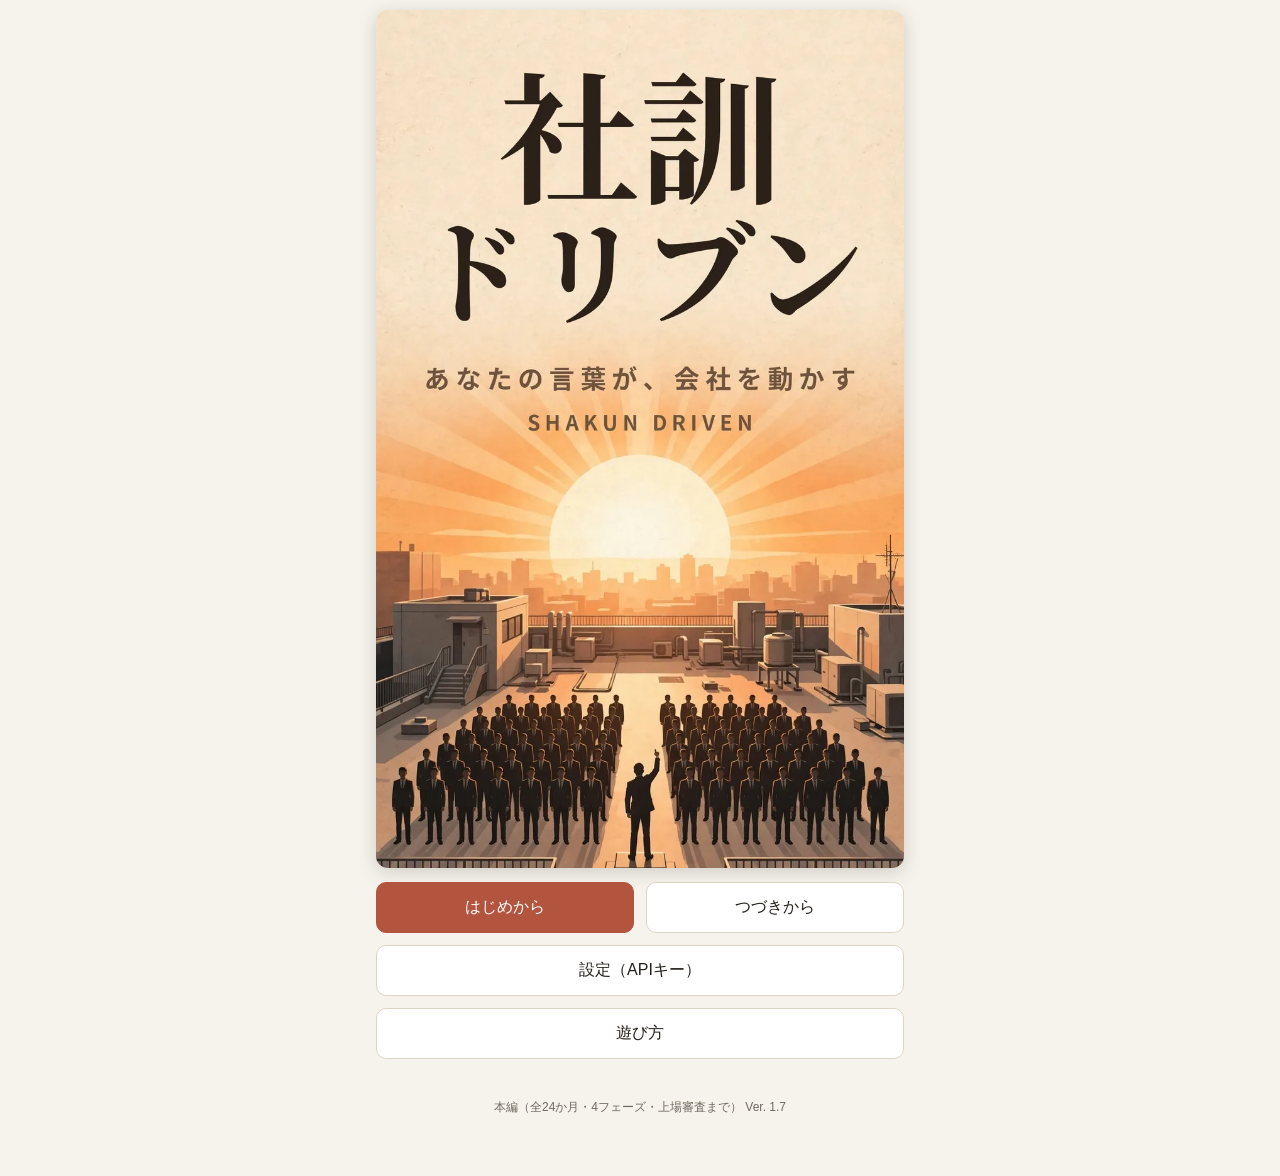
<file: index.html>
<!DOCTYPE html>
<html lang="ja">
<head>
<meta charset="UTF-8">
<meta name="viewport" content="width=device-width, initial-scale=1, viewport-fit=cover">
<title>社訓ドリブン</title>
<link rel="stylesheet" href="css/style.css?v=20261102.38">
</head>
<body>

<!-- タイトル画面 -->
<section id="screen-title" class="screen active">
  <div class="title-block">
    <h1 class="sr-only">社訓ドリブン</h1>
    <div class="title-art-wrap"><img id="title-art" alt="社訓ドリブン ― 屋上の朝礼と日の出"></div>
  </div>
  <div class="menu" id="menu-main">
    <button id="btn-new" class="primary">はじめから</button>
    <button id="btn-continue" class="secondary">つづきから</button>
  </div>
  <div id="mode-select" class="mode-select hidden">
    <div class="mode-row">
      <button data-mode="black" class="mode-btn mode-black"><strong>ブラックモード</strong><small>企業価値だけを追う。社員の状態は見えない</small></button>
      <button data-mode="white" class="mode-btn mode-white"><strong>ホワイトモード</strong><small>健全さも評価される。全指標が見える</small></button>
    </div>
    <button id="btn-mode-back" class="mini-link">もどる</button>
  </div>
  <div class="menu-single">
    <button id="btn-settings" class="secondary">設定（APIキー）</button>
  </div>
  <div class="menu-single">
    <a class="btn-link" href="howto.html">遊び方</a>
  </div>
  <p class="footnote">本編（全24か月・4フェーズ・上場審査まで） Ver. 1.7</p>
</section>

<!-- 設定画面 -->
<section id="screen-settings" class="screen">
  <h2>設定</h2>
  <label class="field">
    <span>Gemini APIキー（BYOK）</span>
    <input id="input-apikey" type="password" autocomplete="off" placeholder="キーを入力">
  </label>
  <p class="note">キーはこの端末のブラウザ内にのみ保存され、送信先はGoogleの公式APIだけです。</p>
  <div class="row">
    <button id="btn-save-key" class="primary">保存する</button>
    <button id="btn-test-key" class="secondary">接続テスト</button>
  </div>
  <div class="row">
    <button id="btn-probe" class="secondary">生成テスト（使えるモデルを実測）</button>
  </div>
  <p class="note">生成テストは候補モデルへ最小のリクエストを数回だけ送り、役割ごとに実際に生成できるモデルを確定します。キーを変えたらやり直してください。</p>
  <p id="test-result" class="note"></p>
  <p class="note">LLM呼び出し回数（累計）：<span id="call-count">0</span> 回</p>
  <label class="field">
    <span>効果音</span>
    <select id="input-sound">
      <option value="on">ON（効果音あり）</option>
      <option value="off">OFF（無音）</option>
    </select>
  </label>
  <div class="row">
    <button id="btn-reset" class="danger">データを初期化</button>
    <button id="btn-back-from-settings" class="secondary">もどる</button>
  </div>
</section>

<!-- 社長室（メイン画面の骨格） -->
<section id="screen-office" class="screen">
  <div class="mode-banner"><span id="st-mode">-</span>モードでプレイ中</div>
  <div id="goal-panel" class="goal-panel">
    <div class="goal-final">最終目標：上場審査をクリアする</div>
    <div class="goal-head"><strong><span id="st-phase">創業期</span>の目標：<span id="goal-phase-target">今期の売上を達成する</span></strong><span id="goal-progress-label"></span></div>
    <div class="goal-segs" id="goal-segs"></div>
  </div>
  <header class="status-bar dash-panel">
    <div class="dash-row dash-row-top">
      <span class="dash-funds-label" data-icon="funds">資金</span>
      <span class="dash-funds"><strong id="st-funds">-</strong><small>万円</small></span>
    </div>
    <div class="gauge"><div class="gauge-fill" id="funds-gauge-fill"></div></div>
    <p class="gauge-caption" id="funds-gauge-caption"></p>
    <div class="dash-grid">
      <div class="dash-cell"><span class="dash-cell-label" data-icon="staff">社員</span><span class="dash-cell-value"><strong id="st-employees">0</strong>人</span><span class="dash-cell-caption" id="st-staff-caption"></span></div>
      <div class="dash-cell"><span class="dash-cell-label" data-icon="rep">評判</span><span class="dash-cell-value"><strong id="st-rep">50</strong><small id="st-rep-word"></small></span><span class="gauge mini"><span class="gauge-fill" id="rep-gauge-fill"></span><span class="gauge-tick" style="left:60%"></span></span><span class="dash-cell-caption">良好の目安 60</span></div>
      <div class="dash-cell"><span class="dash-cell-label" data-icon="faith">平均信仰度</span><span class="dash-cell-value"><strong id="st-faith">-</strong></span><span class="gauge mini"><span class="gauge-fill" id="faith-gauge-fill"></span><span class="gauge-tick" style="left:55%"></span></span><span class="dash-cell-caption" id="faith-gauge-caption"></span></div>
      <div class="dash-cell" id="st-risk-wrap"><span class="dash-cell-label" data-icon="risk">告発リスク</span><span class="dash-cell-value"><strong id="st-risk">-</strong><small id="st-risk-word"></small></span><span class="gauge mini"><span class="gauge-fill risk" id="risk-gauge-fill"></span><span class="gauge-tick" style="left:20%"></span></span><span class="dash-cell-caption">安全の目安 20未満</span></div>
    </div>
  </header>
  <p id="funds-note" class="note funds-note"></p>
  <div class="office-body">
    <div id="guide-panel" class="guide-panel hidden">
      <div class="goal-head"><strong>はじめの進め方</strong><button id="btn-guide-close" class="mini">閉じる</button></div>
      <ol id="guide-steps"></ol>
      <p class="goal-rules">進み方：各期の売上目標を達成すると次の期へ進みます（全24か月）／クリア：上場審査をクリアする／敗北：資金が尽きる・社員が全員辞める</p>
    </div>
    <h3>社訓台帳</h3>
    <p id="ledger-summary" class="note"></p>
    <div class="row">
      
      <button id="btn-to-ledger" class="primary" data-icon="ledger">社訓・台帳</button>
    </div>
    <h3>社員</h3>
    <div id="emp-list"></div>
    <div class="row">
      <button id="btn-hire" class="secondary">採用する（今月の候補）</button>
      <button id="btn-interview" class="secondary" data-icon="talk">1 on 1をする</button>
    </div>
    <div class="row">
      <button id="btn-advance" class="primary" data-icon="advance">月を進める</button>
      <button id="btn-result" class="secondary hidden">結果を見る</button>
      <button id="btn-loan" class="secondary hidden" data-icon="loan">融資審査を受ける</button>
    </div>
    <p id="office-note" class="note"></p>
    <h3>月報</h3>
    <div id="report-masthead" class="report-masthead hidden"></div>
    <img id="report-art" class="scene-art report-art hidden" alt="">
    <div id="report-highlights" class="report-highlights hidden"></div>
    <p id="report-diff" class="report-diff hidden"></p>
    <pre id="week-report" class="preview">まだ月を進めていません。社訓を整えてから「月を進める」を押してください。</pre>
    <section id="report-record" class="report-record hidden">
      <h4 class="record-title">今月の記録</h4>
      <div id="record-grid" class="record-grid"></div>
      <div id="record-phase" class="record-phase"></div>
      <div id="record-ranks" class="record-ranks"></div>
      <ul id="record-events" class="record-events"></ul>
    </section>
    <div id="report-honne" class="report-honne hidden"><span class="honne-label">社員の本音</span><span id="report-honne-text"></span></div>
    <div id="report-mood" class="mood-strip hidden"></div>
  </div>
  <div class="row">
    <button id="btn-back-from-office" class="secondary">タイトルへ</button>
  </div>
</section>

<!-- 社訓エディタ -->
<section id="screen-editor" class="screen">
  <h2>社訓エディタ</h2>
  <p class="note">社訓・就業規則・経営方針を自由文で書いてください。AIが構造化し、社員がどう動くかをプレビューします。効果は5項目（売上向上／体力向上／信仰向上／評判向上／規律強化）に付きます。</p>
  <label class="field">
    <span>社訓・ルール（自由文、60字まで）</span>
    <textarea id="ed-text" rows="3" maxlength="60" placeholder="例：お客様は神様である／会議は15分まで"></textarea>
  </label>
  <p id="ed-charcount" class="note">0字（効果の合計上限 1）― 長く具体的に書くほど、付けられる効果の合計が増えます（10字ごとに+1、最大6）</p>
  <div class="ed-examples">
    <span class="note">書き方の例（タップで入力できます）：</span>
    <button class="ex-chip" data-ex="顧客からの問い合わせには、当日中に必ず返信すること">顧客絶対の例</button>
    <button class="ex-chip" data-ex="金曜日はノー残業デーとし、全員定時で退社すること">福利厚生の例</button>
    <button class="ex-chip" data-ex="新しい挑戦は失敗しても咎めない。まず試すことを評価する">挑戦奨励の例</button>
  </div>
  <div class="row">
    <button id="btn-extract" class="primary">構造化してプレビュー</button>
  </div>
  <p id="ed-status" class="note"></p>
  <div id="ed-preview-wrap" class="hidden">
    <h3>構造化結果</h3>
    <pre id="ed-fields" class="preview"></pre>
    <h3>解釈プレビュー</h3>
    <pre id="ed-preview" class="preview"></pre>
    <div id="ed-swap-wrap" class="hidden">
      <p class="note">有効な社訓は3つまでです。入れ替える場合は、廃止する社訓を選んでください（入れ替えは月1回まで、そのたび全員の信仰度が−3されます）。</p>
      <label class="field"><span>入れ替えで廃止する社訓</span><select id="ed-swap-target"></select></label>
    </div>
    <div class="row">
      <button id="btn-register" class="primary">この内容で台帳に登録</button>
    </div>
  </div>

  <div class="row">
    <button id="btn-back-from-editor" class="secondary">台帳へもどる</button>
  </div>
</section>

<!-- 台帳ビューア -->
<section id="screen-ledger" class="screen">
  <h2>社訓台帳</h2>
  <h3>いま会社に効いている力</h3>
  <p id="lg-count" class="note"></p>
  <div id="lg-tags"></div>
  <h3>登録ルール</h3>
  <div id="lg-list"></div>
  <div class="row">
    <button id="btn-lg-to-editor" class="primary">＋ 新しい社訓を書く</button>
    <button id="btn-back-from-ledger" class="secondary">社長室へもどる</button>
  </div>
</section>

<!-- イベント -->
<section id="screen-event" class="screen">
  <h2 id="ev-title">イベント</h2>
  <p id="ev-hype" class="ev-hype hidden"></p>
  <p id="ev-category" class="note"></p>
  <img id="ev-art" class="scene-art ev-art hidden" alt="">
  <p id="ev-body"></p>
  <p id="ev-hint" class="note"></p>
  <div id="ev-action-wrap">
    <label class="field">
      <span>対応の社長命令（自由文）</span>
      <textarea id="ev-response" rows="3" placeholder="どう対応するか、社長として一言"></textarea>
    </label>
    <div class="row">
      <button id="btn-ev-respond" class="primary">社長命令を出す</button>
      <button id="btn-ev-ignore" class="secondary">静観する</button>
    </div>
    <p class="note">静観は正式な選択肢です。被害は出ますが、余計なリスクは増えません。</p>
    <div class="row">
      <button id="btn-ev-back" class="secondary">社長室へ戻る（対応は後でもできます）</button>
    </div>
  </div>
  <div id="ev-result-wrap" class="hidden">
    <pre id="ev-result" class="preview"></pre>
    <div class="row">
      <button id="btn-ev-done" class="primary">月報へ</button>
    </div>
  </div>
</section>

<!-- 融資審査 -->
<section id="screen-loan" class="screen">
  <h2>融資審査（初回）</h2>
  <p>銀行と公庫の担当者が、事業計画としての社訓台帳と、ここまでの実績を審査します。資金と社員の状態が、そのまま信用になります。</p>
  <div id="loan-intro">
    <h3>審査の目安と現在の状態</h3>
    <div id="loan-precheck"></div>
    <p class="note">スコア60以上で優遇条件（2,150万円・金利1.5%）、40以上で通常条件（1,500万円・金利2.5%）、40未満は不合格です。</p>
    <div class="row">
      <button id="btn-loan-apply" class="primary">審査を受ける</button>
      <button id="btn-loan-back" class="secondary">社長室へ戻る</button>
    </div>
  </div>
  <div id="loan-result-wrap" class="hidden">
    <div id="loan-stamp" class="decision-stamp hidden"></div>
    <div id="loan-detail"></div>
    <pre id="loan-result" class="preview"></pre>
    <div class="row">
      <button id="btn-loan-done" class="primary">月報へ</button>
    </div>
  </div>
</section>


<!-- 上場審査 -->
<section id="screen-listing" class="screen">
  <h2>上場審査</h2>
  <p>証券取引所の審査担当が、財務・組織・評判・コンプライアンスを総合的に審査します。ここまでの経営の集大成です。</p>
  <div id="listing-intro">
    <h3>審査の目安と現在の状態</h3>
    <div id="listing-precheck"></div>
    <p class="note">スコア60以上で合格（上場）です。</p>
    <div class="row">
      <button id="btn-listing-apply" class="primary">審査を受ける</button>
    </div>
  </div>
  <div id="listing-result-wrap" class="hidden">
    <div id="listing-detail"></div>
    <pre id="listing-result" class="preview"></pre>
    <div class="row">
      <button id="btn-listing-done" class="primary">結果へ</button>
    </div>
  </div>
</section>

<!-- 面談 -->
<section id="screen-hire" class="screen">
  <h2>採用</h2>
  <p id="hire-note" class="note"></p>
  <div id="hire-list"></div>
  <button id="btn-hire-back">社長室へ戻る</button>
</section>

<section id="screen-interview" class="screen">
  <h2>1 on 1</h2>
  <p class="note">月に1回だけ、社員を1人選んでじっくり話せます（最大5往復）。言葉次第では、相手の心が限界を迎えて会話が打ち切られることもあります。</p>
  <div id="iv-picker"></div>
  <div id="iv-main" class="hidden">
    <img id="iv-portrait" class="iv-portrait hidden" alt="">
    <p id="iv-who" class="note"></p>
    <p id="iv-emp-info" class="note"></p>
    <p id="iv-turns" class="note"></p>
    <div id="iv-log" class="chat-log"></div>
    <div id="iv-action-wrap">
      <label class="field">
        <span>社長の発言（自由文）</span>
        <textarea id="iv-response" rows="3" placeholder="相手にどう声をかけますか"></textarea>
      </label>
      <div class="row">
        <button id="btn-iv-send" class="primary">話す</button>
        <button id="btn-iv-end" class="secondary">ここで終了する</button>
      </div>
    </div>
    <div id="iv-result-wrap" class="hidden">
      <pre id="iv-result" class="preview"></pre>
      <div class="row">
        <button id="btn-iv-done" class="primary">社長室へ</button>
      </div>
    </div>
  </div>
  <div class="row">
    <button id="btn-iv-back" class="secondary">社長室へ戻る</button>
  </div>
</section>

<!-- フェーズ結果 -->
<section id="screen-result" class="screen">
  <h2 id="result-title">結果</h2>
  <pre id="result-summary" class="preview"></pre>
  <p class="note">おつかれさまでした。もう一度遊ぶときは、タイトル画面から「はじめから」を選んでください。</p>
  <div class="row">
    <button id="btn-result-to-title" class="primary">タイトルへ</button>
  </div>
</section>

<div id="phase-overlay" class="phase-overlay hidden"><div class="phase-overlay-inner"><span id="phase-overlay-sub" class="phase-overlay-sub">新たな期へ</span><span id="phase-overlay-name" class="phase-overlay-name">組織化期</span><span id="phase-overlay-bits" class="phase-overlay-bits"></span></div></div>

<script type="module" src="js/app.js?v=20261102.38"></script>
</body>
</html>
</file>
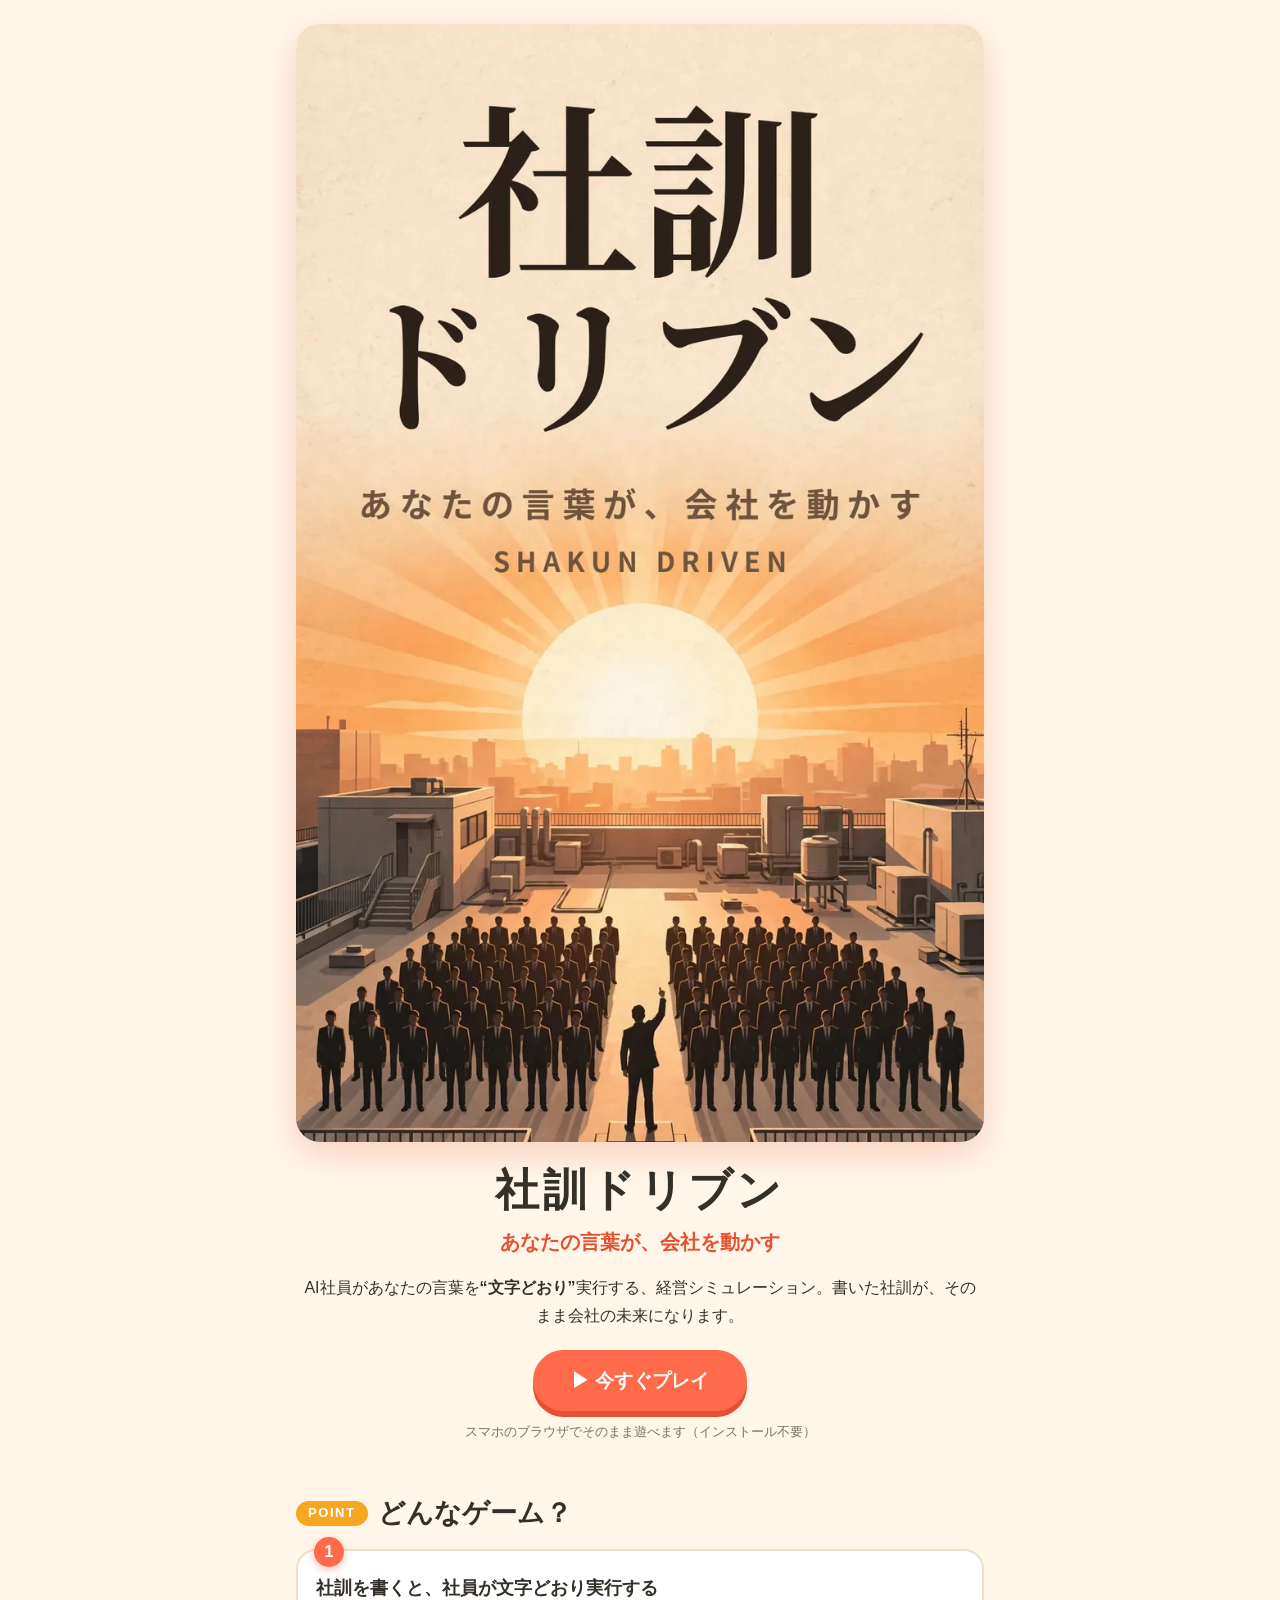
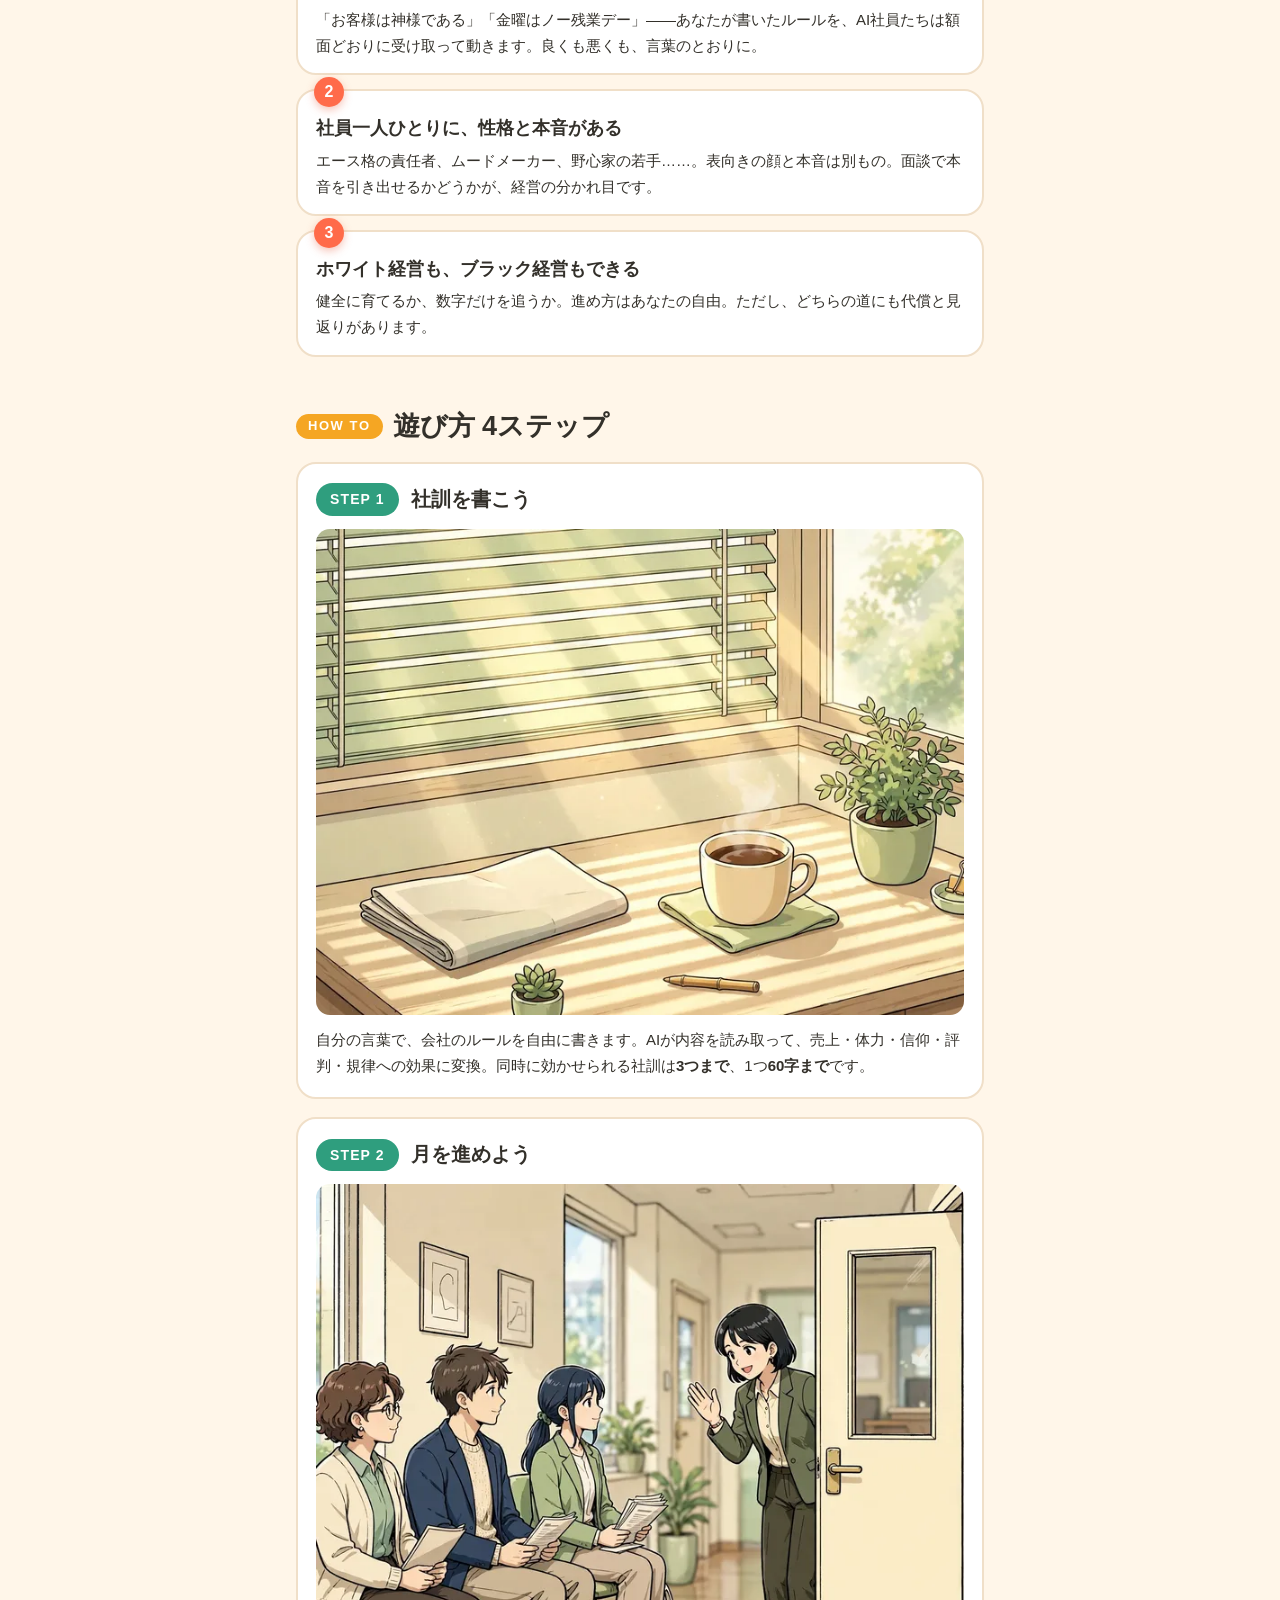
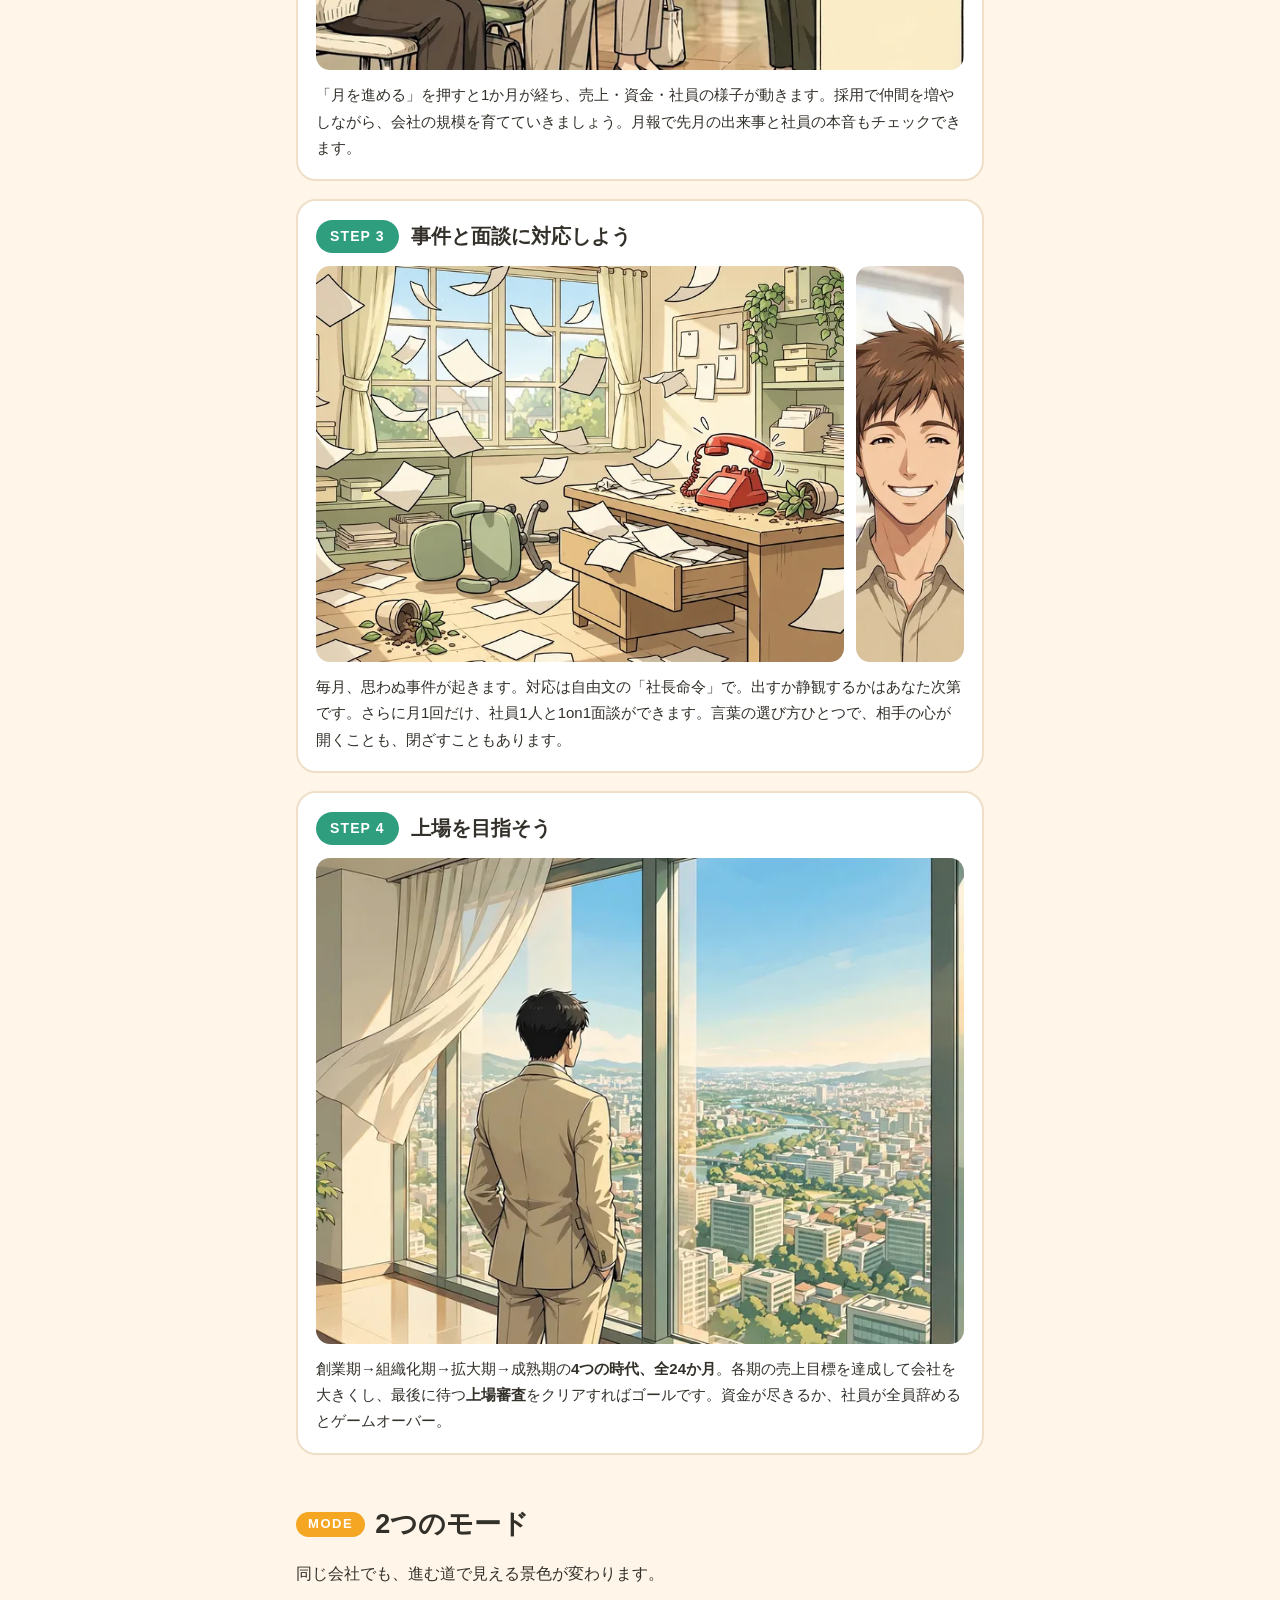
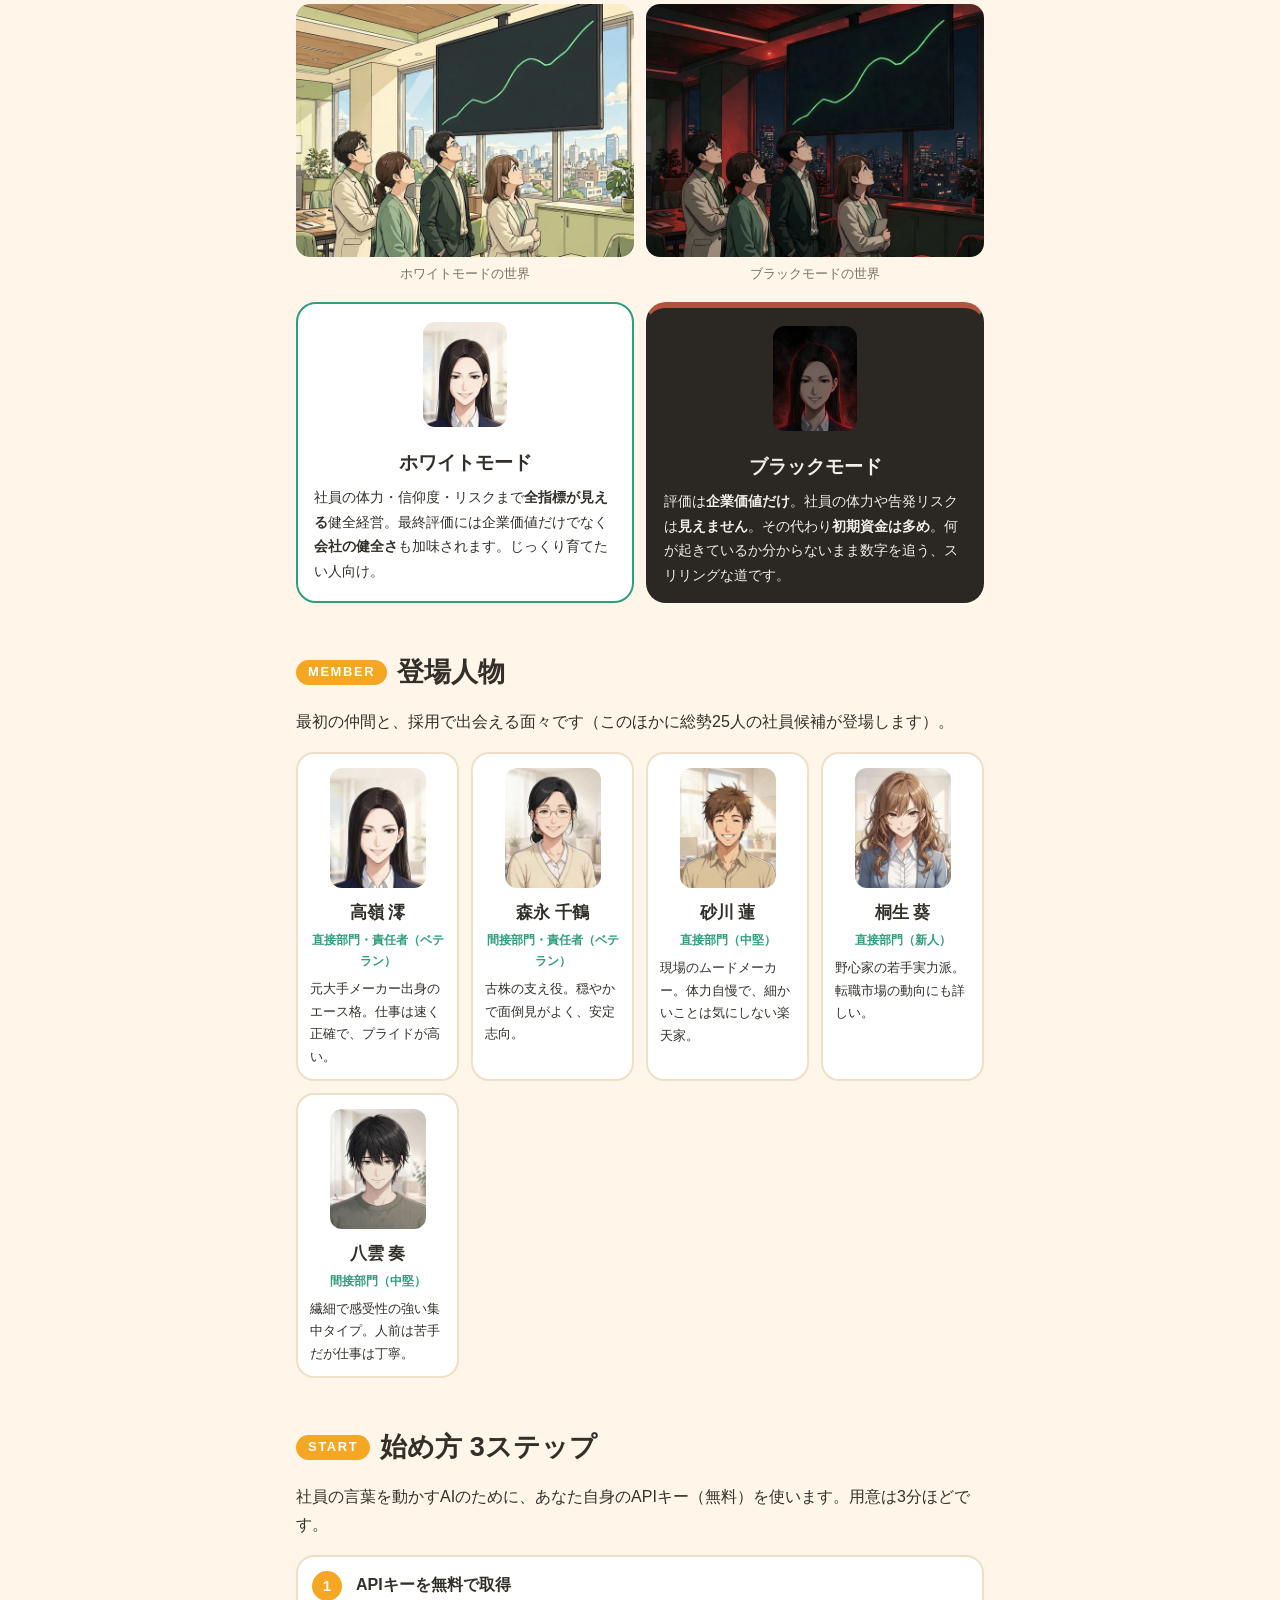
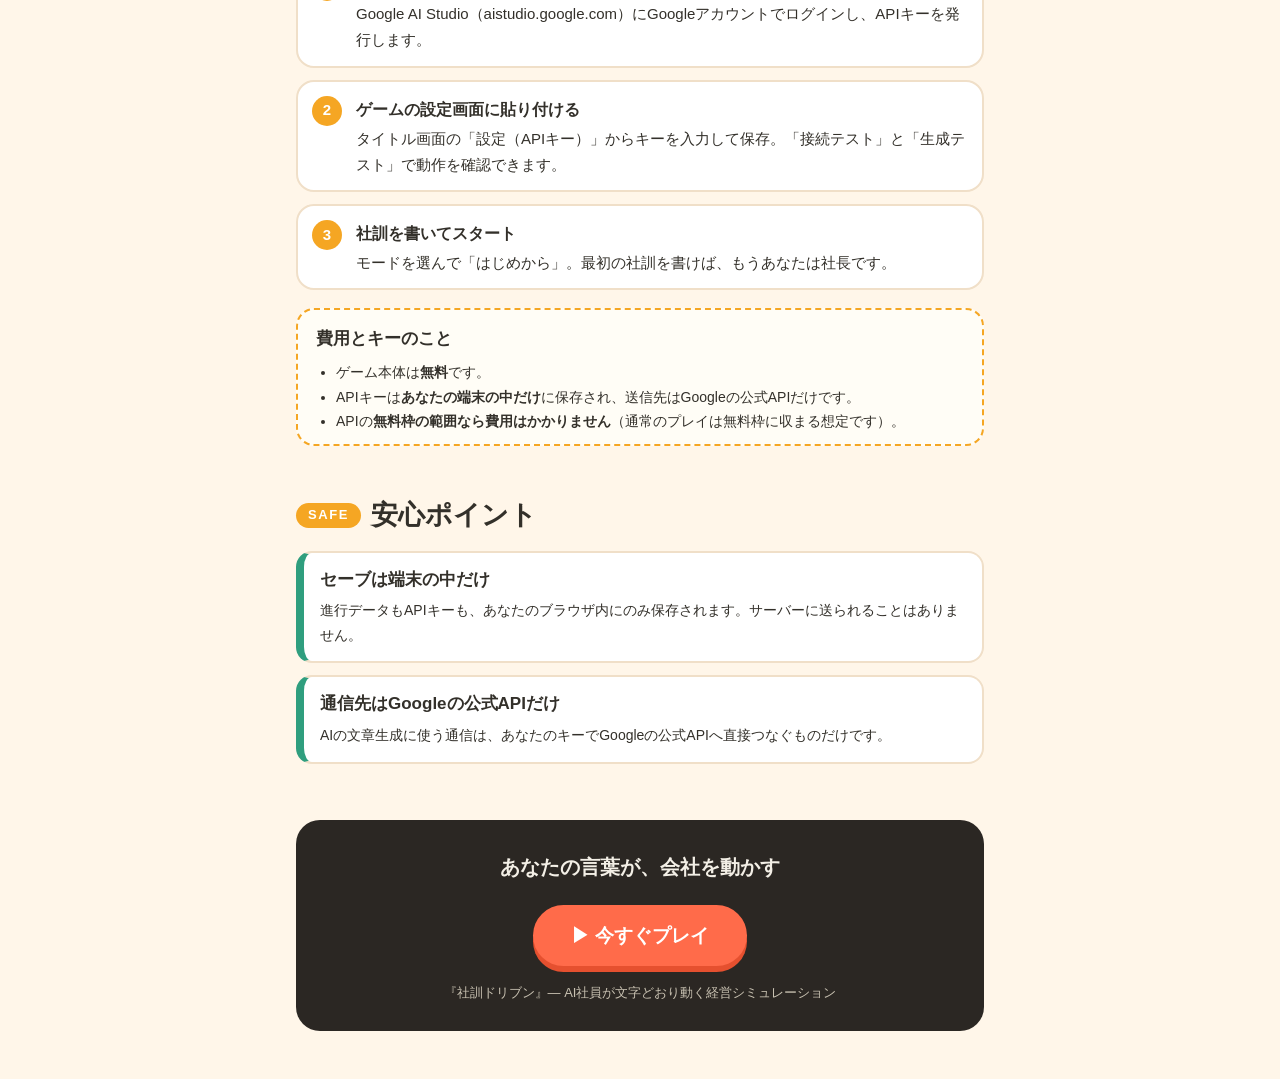
<file: howto.html>
<!DOCTYPE html>
<html lang="ja">
<head>
<meta charset="UTF-8">
<meta name="viewport" content="width=device-width, initial-scale=1, viewport-fit=cover">
<title>遊び方｜社訓ドリブン</title>
<link rel="stylesheet" href="css/howto.css?v=20261102.38">
</head>
<body>
<div class="wrap">

  <!-- ヒーロー -->
  <header class="hero">
    <img id="hero-art" class="hero-art" alt="社訓ドリブン ― 屋上の朝礼と日の出">
    <h1 class="hero-title">社訓ドリブン</h1>
    <p class="hero-catch">あなたの言葉が、会社を動かす</p>
    <p class="hero-lead">AI社員があなたの言葉を<strong>“文字どおり”</strong>実行する、経営シミュレーション。書いた社訓が、そのまま会社の未来になります。</p>
    <a class="cta" href="./">▶ 今すぐプレイ</a>
    <p class="hero-note">スマホのブラウザでそのまま遊べます（インストール不要）</p>
  </header>

  <!-- どんなゲーム？ -->
  <section class="sec">
    <h2 class="sec-title"><span class="sec-badge">POINT</span>どんなゲーム？</h2>
    <div class="points">
      <div class="point-card">
        <div class="point-num">1</div>
        <h3>社訓を書くと、社員が文字どおり実行する</h3>
        <p>「お客様は神様である」「金曜はノー残業デー」――あなたが書いたルールを、AI社員たちは額面どおりに受け取って動きます。良くも悪くも、言葉のとおりに。</p>
      </div>
      <div class="point-card">
        <div class="point-num">2</div>
        <h3>社員一人ひとりに、性格と本音がある</h3>
        <p>エース格の責任者、ムードメーカー、野心家の若手……。表向きの顔と本音は別もの。面談で本音を引き出せるかどうかが、経営の分かれ目です。</p>
      </div>
      <div class="point-card">
        <div class="point-num">3</div>
        <h3>ホワイト経営も、ブラック経営もできる</h3>
        <p>健全に育てるか、数字だけを追うか。進め方はあなたの自由。ただし、どちらの道にも代償と見返りがあります。</p>
      </div>
    </div>
  </section>

  <!-- 遊び方 -->
  <section class="sec">
    <h2 class="sec-title"><span class="sec-badge">HOW TO</span>遊び方 4ステップ</h2>

    <div class="step-card">
      <div class="step-head"><span class="step-badge">STEP 1</span><h3>社訓を書こう</h3></div>
      <img id="step1-art" class="step-art" alt="社内報のイラスト">
      <p>自分の言葉で、会社のルールを自由に書きます。AIが内容を読み取って、売上・体力・信仰・評判・規律への効果に変換。同時に効かせられる社訓は<strong>3つまで</strong>、1つ<strong>60字まで</strong>です。</p>
    </div>

    <div class="step-card">
      <div class="step-head"><span class="step-badge">STEP 2</span><h3>月を進めよう</h3></div>
      <img id="step2-art" class="step-art" alt="人材市場のイラスト">
      <p>「月を進める」を押すと1か月が経ち、売上・資金・社員の様子が動きます。採用で仲間を増やしながら、会社の規模を育てていきましょう。月報で先月の出来事と社員の本音もチェックできます。</p>
    </div>

    <div class="step-card">
      <div class="step-head"><span class="step-badge">STEP 3</span><h3>事件と面談に対応しよう</h3></div>
      <div class="step-art-row">
        <img id="step3-art" class="step-art" alt="社内事件のイラスト">
        <img id="step3-face" class="step-face" alt="社員の顔">
      </div>
      <p>毎月、思わぬ事件が起きます。対応は自由文の「社長命令」で。出すか静観するかはあなた次第です。さらに月1回だけ、社員1人と1on1面談ができます。言葉の選び方ひとつで、相手の心が開くことも、閉ざすこともあります。</p>
    </div>

    <div class="step-card">
      <div class="step-head"><span class="step-badge">STEP 4</span><h3>上場を目指そう</h3></div>
      <img id="step4-art" class="step-art" alt="山場のイラスト">
      <p>創業期→組織化期→拡大期→成熟期の<strong>4つの時代、全24か月</strong>。各期の売上目標を達成して会社を大きくし、最後に待つ<strong>上場審査</strong>をクリアすればゴールです。資金が尽きるか、社員が全員辞めるとゲームオーバー。</p>
    </div>
  </section>

  <!-- モード紹介 -->
  <section class="sec">
    <h2 class="sec-title"><span class="sec-badge">MODE</span>2つのモード</h2>
    <p class="sec-lead">同じ会社でも、進む道で見える景色が変わります。</p>
    <div class="mode-arts">
      <figure class="mode-fig">
        <img id="mode-art-white" class="mode-art" alt="市場のイラスト（昼）">
        <figcaption>ホワイトモードの世界</figcaption>
      </figure>
      <figure class="mode-fig">
        <img id="mode-art-black" class="mode-art" alt="市場のイラスト（夜）">
        <figcaption>ブラックモードの世界</figcaption>
      </figure>
    </div>
    <div class="mode-cards">
      <div class="mode-card white">
        <div class="mode-faces"><img id="mode-face-white" class="mode-face" alt="高嶺 澪（ホワイト）"></div>
        <h3>ホワイトモード</h3>
        <p>社員の体力・信仰度・リスクまで<strong>全指標が見える</strong>健全経営。最終評価には企業価値だけでなく<strong>会社の健全さ</strong>も加味されます。じっくり育てたい人向け。</p>
      </div>
      <div class="mode-card black">
        <div class="mode-faces"><img id="mode-face-black" class="mode-face" alt="高嶺 澪（ブラック）"></div>
        <h3>ブラックモード</h3>
        <p>評価は<strong>企業価値だけ</strong>。社員の体力や告発リスクは<strong>見えません</strong>。その代わり<strong>初期資金は多め</strong>。何が起きているか分からないまま数字を追う、スリリングな道です。</p>
      </div>
    </div>
  </section>

  <!-- 登場人物 -->
  <section class="sec">
    <h2 class="sec-title"><span class="sec-badge">MEMBER</span>登場人物</h2>
    <p class="sec-lead">最初の仲間と、採用で出会える面々です（このほかに総勢25人の社員候補が登場します）。</p>
    <div class="chars">
      <div class="char-card">
        <img id="ch-emp1" class="char-face" alt="高嶺 澪">
        <h3>高嶺 澪</h3>
        <p class="char-role">直接部門・責任者（ベテラン）</p>
        <p class="char-desc">元大手メーカー出身のエース格。仕事は速く正確で、プライドが高い。</p>
      </div>
      <div class="char-card">
        <img id="ch-emp4" class="char-face" alt="森永 千鶴">
        <h3>森永 千鶴</h3>
        <p class="char-role">間接部門・責任者（ベテラン）</p>
        <p class="char-desc">古株の支え役。穏やかで面倒見がよく、安定志向。</p>
      </div>
      <div class="char-card">
        <img id="ch-emp2" class="char-face" alt="砂川 蓮">
        <h3>砂川 蓮</h3>
        <p class="char-role">直接部門（中堅）</p>
        <p class="char-desc">現場のムードメーカー。体力自慢で、細かいことは気にしない楽天家。</p>
      </div>
      <div class="char-card">
        <img id="ch-emp3" class="char-face" alt="桐生 葵">
        <h3>桐生 葵</h3>
        <p class="char-role">直接部門（新人）</p>
        <p class="char-desc">野心家の若手実力派。転職市場の動向にも詳しい。</p>
      </div>
      <div class="char-card">
        <img id="ch-emp5" class="char-face" alt="八雲 奏">
        <h3>八雲 奏</h3>
        <p class="char-role">間接部門（中堅）</p>
        <p class="char-desc">繊細で感受性の強い集中タイプ。人前は苦手だが仕事は丁寧。</p>
      </div>
    </div>
  </section>

  <!-- 始め方 -->
  <section class="sec">
    <h2 class="sec-title"><span class="sec-badge">START</span>始め方 3ステップ</h2>
    <p class="sec-lead">社員の言葉を動かすAIのために、あなた自身のAPIキー（無料）を使います。用意は3分ほどです。</p>
    <ol class="start-steps">
      <li><strong>APIキーを無料で取得</strong><span>Google AI Studio（aistudio.google.com）にGoogleアカウントでログインし、APIキーを発行します。</span></li>
      <li><strong>ゲームの設定画面に貼り付ける</strong><span>タイトル画面の「設定（APIキー）」からキーを入力して保存。「接続テスト」と「生成テスト」で動作を確認できます。</span></li>
      <li><strong>社訓を書いてスタート</strong><span>モードを選んで「はじめから」。最初の社訓を書けば、もうあなたは社長です。</span></li>
    </ol>
    <div class="note-box">
      <h3>費用とキーのこと</h3>
      <ul>
        <li>ゲーム本体は<strong>無料</strong>です。</li>
        <li>APIキーは<strong>あなたの端末の中だけ</strong>に保存され、送信先はGoogleの公式APIだけです。</li>
        <li>APIの<strong>無料枠の範囲なら費用はかかりません</strong>（通常のプレイは無料枠に収まる想定です）。</li>
      </ul>
    </div>
  </section>

  <!-- 安心ポイント -->
  <section class="sec">
    <h2 class="sec-title"><span class="sec-badge">SAFE</span>安心ポイント</h2>
    <div class="safe-cards">
      <div class="safe-card"><h3>セーブは端末の中だけ</h3><p>進行データもAPIキーも、あなたのブラウザ内にのみ保存されます。サーバーに送られることはありません。</p></div>
      <div class="safe-card"><h3>通信先はGoogleの公式APIだけ</h3><p>AIの文章生成に使う通信は、あなたのキーでGoogleの公式APIへ直接つなぐものだけです。</p></div>
    </div>
  </section>

  <!-- フッターCTA -->
  <footer class="footer">
    <p class="footer-catch">あなたの言葉が、会社を動かす</p>
    <a class="cta" href="./">▶ 今すぐプレイ</a>
    <p class="footer-note">『社訓ドリブン』― AI社員が文字どおり動く経営シミュレーション</p>
  </footer>

</div>

<script type="module">
import { TITLE_ART } from "./js/assets.js";
import { SCENE_ART } from "./js/sceneart.js";
import { PORTRAITS } from "./js/portraits.js";

const set = (id, uri) => {
  const el = document.getElementById(id);
  if (el && uri) el.src = uri;
};

set("hero-art", TITLE_ART);
set("step1-art", SCENE_ART.white.report);
set("step2-art", SCENE_ART.white.talent);
set("step3-art", SCENE_ART.white.incident);
set("step3-face", PORTRAITS["emp2-white-smile"]);
set("step4-art", SCENE_ART.white.milestone);
set("mode-art-white", SCENE_ART.white.market);
set("mode-art-black", SCENE_ART.black.market);
set("mode-face-white", PORTRAITS["emp1-white-smile"]);
set("mode-face-black", PORTRAITS["emp1-black-smile"]);
set("ch-emp1", PORTRAITS["emp1-white-smile"]);
set("ch-emp2", PORTRAITS["emp2-white-smile"]);
set("ch-emp3", PORTRAITS["emp3-white-smile"]);
set("ch-emp4", PORTRAITS["emp4-white-smile"]);
set("ch-emp5", PORTRAITS["emp5-white-smile"]);
</script>
</body>
</html>
</file>
<file: css/style.css>
:root {
  --bg: #f6f3ec;
  --panel: #ffffff;
  --ink: #23201a;
  --sub: #6f6a5e;
  --accent: #b3543f;
  --accent2: #2f5d50;
  --line: #ddd5c4;
  --track: #e7e0cf;
  --highlight-bg: #fdf6ec;
  --good: #2f5d50;
  --bad: #b3382e;
  --font-head: "Hiragino Mincho ProN", "Hiragino Mincho Pro", "YuMincho", "Yu Mincho", "Noto Serif CJK JP", serif;
}
* { box-sizing: border-box; }
body {
  margin: 0;
  font-family: "Hiragino Kaku Gothic ProN", "Noto Sans JP", sans-serif;
  background: var(--bg);
  color: var(--ink);
}
.screen {
  display: none;
  max-width: 560px;
  margin: 0 auto;
  padding: 24px 16px 48px;
  min-height: 100dvh;
}
.screen.active { display: block; }
.title-block { text-align: center; margin: 64px 0 40px; }
.title-block h1 { font-size: 40px; letter-spacing: 0.08em; margin: 0 0 8px; }
.tagline { color: var(--sub); margin: 0; }
.menu { display: grid; gap: 12px; }
button {
  font: inherit;
  border: 1px solid var(--line);
  background: var(--panel);
  color: var(--ink);
  border-radius: 10px;
  padding: 14px 16px;
  cursor: pointer;
  text-align: center;
}
button.primary { background: var(--accent); border-color: var(--accent); color: #fff; }
button.secondary { background: var(--panel); }
button.danger { color: var(--accent); border-color: var(--accent); background: var(--panel); }
button:active { transform: translateY(1px); }
.mode-select { margin-top: 24px; display: grid; gap: 12px; }
.mode-select.hidden { display: none; }
.mode-btn { text-align: left; }
.mode-btn small { color: var(--sub); }
.footnote { text-align: center; color: var(--sub); font-size: 12px; margin-top: 40px; }
.field { display: grid; gap: 6px; margin: 16px 0 8px; }
.field input {
  font: inherit;
  padding: 12px;
  border: 1px solid var(--line);
  border-radius: 8px;
  background: var(--panel);
}
.note { color: var(--sub); font-size: 13px; }
#test-result { white-space: pre-line; }
.row { display: flex; gap: 12px; margin-top: 16px; flex-wrap: wrap; }
.row button { flex: 1; }
.status-bar {
  display: flex; gap: 8px; flex-wrap: wrap;
  background: var(--panel); border: 1px solid var(--line); border-radius: 10px;
  padding: 10px 12px; font-size: 14px;
}
.status-bar .label { color: var(--sub); margin-right: 2px; }
.office-body { margin-top: 20px; }
.placeholder { color: var(--sub); }
.hidden { display: none !important; }
textarea, select {
  font: inherit;
  padding: 12px;
  border: 1px solid var(--line);
  border-radius: 8px;
  background: var(--panel);
  color: var(--ink);
  width: 100%;
}
.preview {
  white-space: pre-line;
  background: var(--panel);
  border: 1px solid var(--line);
  border-radius: 10px;
  padding: 12px;
  font-size: 14px;
  margin: 8px 0;
}
.card {
  background: var(--panel);
  border: 1px solid var(--line);
  border-radius: 10px;
  padding: 12px;
  margin: 8px 0;
}
.badge {
  display: inline-block;
  font-size: 12px;
  padding: 2px 8px;
  border-radius: 999px;
  background: var(--accent2);
  color: #fff;
}
.badge.off { background: var(--sub); }
.warn { color: var(--accent); font-size: 14px; }
details { margin-top: 24px; }
details summary { cursor: pointer; padding: 8px 0; }
.grow { flex: 1; }
button:disabled { opacity: 0.5; }

/* === M6 見える化 === */
.meters { margin-top: 6px; display: grid; gap: 4px; }
.meter-row { display: flex; align-items: center; gap: 8px; font-size: 12px; }
.meter-label { width: 2.4em; color: var(--sub); }
.meter { flex: 1; height: 8px; background: var(--track); border-radius: 4px; overflow: hidden; }
.meter-fill { display: block; height: 100%; }
.meter-fill.safe { background: #2f5d50; }
.meter-fill.warn { background: #c98a1b; }
.meter-fill.danger { background: #b3382e; }
.meter-val { width: 2em; text-align: right; }
.badge { display: inline-block; margin-top: 6px; padding: 1px 8px; border-radius: 999px; font-size: 11px; color: #fff; }
.badge.danger { background: #b3382e; }
.badge.warn { background: #c98a1b; }
.goal-panel, .guide-panel { border: 1px solid var(--line); background: var(--panel); border-radius: 10px; padding: 10px 12px; margin-bottom: 12px; }
.goal-head { display: flex; justify-content: space-between; align-items: center; gap: 8px; }
.progress { height: 10px; background: var(--track); border-radius: 5px; overflow: hidden; margin: 8px 0; }
#goal-progress-bar { height: 100%; background: var(--accent2); width: 0%; transition: width .3s; }
.goal-next { margin: 4px 0; }
.goal-rules { color: var(--sub); font-size: 12px; margin: 2px 0 0; }
.guide-panel ol { margin: 6px 0 2px 18px; padding: 0; }
.guide-panel li { margin: 3px 0; }
.guide-panel li.done { color: var(--sub); text-decoration: line-through; }
button.mini { font-size: 12px; padding: 2px 10px; }
.funds-note { margin: 6px 2px 0; }
.report-highlights { border-left: 4px solid var(--accent); background: var(--highlight-bg); padding: 8px 10px; margin-bottom: 8px; border-radius: 6px; }
.report-highlights div { margin-top: 2px; }
.report-diff .up { color: var(--good); font-weight: 600; }
.report-diff .down { color: var(--bad); font-weight: 600; }

body[data-mode="black"] .status-bar { background: #2b2723; color: #f3efe6; }
body[data-mode="black"] .status-bar .label { color: #b9b2a4; }
#screen-title h1 { letter-spacing: .04em; border-bottom: 3px solid var(--accent); display: inline-block; padding-bottom: 4px; }
.mode-btn { text-align: left; line-height: 1.5; }

/* === M7 デザイン適用（案1×案2ハイブリッド） === */
h1, h2, h3 { font-family: var(--font-head); }
.sr-only { position: absolute; width: 1px; height: 1px; overflow: hidden; clip: rect(0 0 0 0); white-space: nowrap; }
#title-art { width: 100%; height: auto; display: block; border-radius: 12px; box-shadow: 0 4px 18px rgba(35, 32, 26, .18); }
.title-block { margin-bottom: 14px; }
/* 「布告する」ボタンは判子風の印を添える */
/* イベント画面：カテゴリ帯 */
#screen-event h2 { border-left: 6px solid var(--accent); padding-left: 10px; }
#ev-category { display: inline-block; background: var(--ink); color: var(--bg); padding: 3px 10px; border-radius: 4px; }
/* ブラックモード：暗色テーマ全面版（意味色は維持） */
body[data-mode="black"] {
  --bg: #221f1b;
  --panel: #2e2a25;
  --ink: #f0ead9;
  --sub: #b3aa97;
  --line: #4a443a;
  --track: #453f35;
  --highlight-bg: #38312a;
  --accent: #c65a49;
  --accent2: #8fae9f;
  --good: #7fb69e;
  --bad: #e08a7d;
}
body[data-mode="black"] .meter-fill.safe { background: #7fb69e; }
body[data-mode="black"] .meter-fill.warn { background: #d9a83f; }
body[data-mode="black"] .meter-fill.danger { background: #e08a7d; }
body[data-mode="black"] #title-art { box-shadow: 0 4px 18px rgba(0, 0, 0, .5); }

/* === M7.1 タイトル画面の改善 === */
#screen-title { padding-top: 10px; }
#screen-title .title-block { margin: 0 0 14px; }
.menu { display: flex; gap: 12px; }
.menu > button { flex: 1; }
.menu-single { margin-top: 12px; }
.menu-single > button { width: 100%; }
.mode-select { margin-top: 0; display: block; }
.mode-row { display: flex; gap: 12px; }
.mode-btn { flex: 1; text-align: center; padding: 14px 10px; line-height: 1.45; }
.mode-btn strong { display: block; font-size: 17px; margin-bottom: 4px; }
.mode-btn small { display: block; font-size: 12px; line-height: 1.55; }
.mode-black { background: #2b2723; border: 2px solid #2b2723; border-top: 5px solid #b3543f; color: #f3efe6; }
.mode-black small { color: #c9c2b2; }
.mode-white { background: #ffffff; border: 2px solid #2f5d50; border-top: 5px solid #2f5d50; color: #23201a; }
.mode-white small { color: #6f6a5e; }
.mini-link { display: block; margin: 10px auto 0; background: none; border: none; color: var(--sub); font-size: 13px; padding: 6px 10px; text-decoration: underline; }

/* === M8 社内報デザイン（標準）×ダッシュボード === */
body { background-image: radial-gradient(rgba(35, 32, 26, .045) 1px, transparent 1.3px); background-size: 7px 7px; }
body[data-mode="black"] { background-image: radial-gradient(rgba(240, 234, 217, .05) 1px, transparent 1.3px); }
h2 { border-bottom: 4px double var(--sub); padding-bottom: 6px; }
.card { box-shadow: 0 1px 2px rgba(35, 32, 26, .07), 0 6px 14px rgba(35, 32, 26, .05); }
body[data-mode="black"] .card { box-shadow: 0 1px 2px rgba(0, 0, 0, .4), 0 6px 14px rgba(0, 0, 0, .3); }
.status-bar { border-bottom: 3px double rgba(243, 239, 230, .35); }
.report-masthead { font-family: var(--font-head); text-align: center; letter-spacing: .18em; border-top: 4px double var(--sub); border-bottom: 4px double var(--sub); padding: 6px 0; margin-bottom: 10px; }
.decision-stamp { font-family: var(--font-head); font-size: 30px; letter-spacing: .35em; color: var(--accent); border: 3px solid var(--accent); border-radius: 10px; display: inline-block; padding: 4px 14px 4px 20px; transform: rotate(-7deg); margin: 4px 0 12px; opacity: .9; }

/* === M8.2 社員の様子ストリップ === */
.mood-strip { display: flex; align-items: center; gap: 8px; margin-top: 12px; flex-wrap: wrap; }
.mood-label { font-family: var(--font-head); border: 1px solid var(--sub); padding: 2px 8px; letter-spacing: .18em; }
.mood-chip { border: 1px solid var(--line); border-radius: 999px; padding: 3px 10px; font-size: 13px; background: var(--panel); }
.mood-chip.ok { color: var(--good); border-color: var(--good); }
.mood-chip.warn { color: #c98a1b; border-color: #c98a1b; }
.mood-chip.danger { color: var(--bad); border-color: var(--bad); font-weight: 700; }

/* === M9 本音・煽り === */
.report-honne { border: 1px dashed var(--sub); border-radius: 8px; padding: 8px 10px; margin-top: 10px; background: var(--highlight-bg); }
.report-honne .honne-label { font-family: var(--font-head); font-size: 12px; letter-spacing: .14em; color: var(--sub); display: block; margin-bottom: 2px; }
.ev-hype { color: var(--accent); font-weight: 700; margin: 2px 0 8px; }

/* === M10 例文チップ・1on1チャット === */
.ed-examples { display: flex; flex-wrap: wrap; gap: 8px; align-items: center; margin: 4px 0 12px; }
.ex-chip { padding: 6px 12px; border-radius: 999px; font-size: 13px; }
.chat-log { display: grid; gap: 8px; margin: 12px 0; }
.chat-row { max-width: 88%; padding: 8px 12px; border-radius: 12px; line-height: 1.55; white-space: pre-wrap; }
.chat-row.emp { background: var(--highlight-bg); border: 1px solid var(--line); justify-self: start; border-bottom-left-radius: 2px; }
.chat-row.me { background: var(--accent2); color: #fdfaf2; justify-self: end; border-bottom-right-radius: 2px; }
.chat-row.sys { justify-self: center; background: none; color: var(--sub); font-size: 13px; text-align: center; }
.iv-emp-btn { display: block; width: 100%; text-align: left; margin-bottom: 8px; }
.iv-emp-btn small { color: var(--sub); display: block; margin-top: 2px; }
select { font: inherit; padding: 10px; border: 1px solid var(--line); border-radius: 8px; background: var(--panel); color: var(--ink); width: 100%; }

/* === M12 ダッシュボード（1枚パネル） === */
.status-bar { display: block; background: var(--panel); border: 1px solid var(--line); border-radius: 10px; padding: 10px 12px; margin-bottom: 10px; box-shadow: 2px 2px 0 rgba(90, 70, 40, 0.08); }
.dash-row { display: flex; align-items: center; gap: 10px; }
.dash-row-top { padding-bottom: 8px; border-bottom: 1px dashed var(--line); }
.dash-mode { background: var(--accent); color: #fff; font-weight: 700; font-size: 13px; padding: 3px 10px; border-radius: 999px; white-space: nowrap; }
.dash-phase { font-weight: 700; font-size: 15px; white-space: nowrap; }
.dash-week { font-weight: 400; font-size: 12px; color: var(--sub); margin-left: 6px; }
.dash-funds { margin-left: auto; font-size: 13px; color: var(--sub); white-space: nowrap; }
.dash-funds strong { font-size: 22px; color: var(--ink); margin: 0 2px; }
.dash-funds small { font-size: 11px; }
.dash-row-sub { padding-top: 8px; flex-wrap: wrap; gap: 6px 0; font-size: 13px; color: var(--sub); }
.dash-stat { white-space: nowrap; }
.dash-stat + .dash-stat { border-left: 1px solid var(--line); padding-left: 10px; margin-left: 10px; }
.dash-stat strong { color: var(--ink); font-size: 15px; }
.dash-stat small { margin-left: 4px; font-size: 11px; }
.trait-line { display: flex; flex-wrap: wrap; gap: 2px 14px; margin-top: 2px; }
.trait { white-space: nowrap; }
.tag-bar-row { display: flex; align-items: center; gap: 8px; margin: 4px 0; font-size: 13px; }
.tag-bar-label { width: 5.5em; flex-shrink: 0; }
.tag-bar { flex: 1; height: 10px; background: var(--highlight-bg); border: 1px solid var(--line); border-radius: 5px; overflow: hidden; }
.tag-bar-fill { height: 100%; background: var(--accent2); }
.tag-bar-fill.neg { background: var(--bad); }
.dots { letter-spacing: 2px; font-size: 11px; color: var(--accent2); }
.emp-profit { font-size: 13px; margin-top: 6px; }
.emp-profit .neg { color: var(--bad); }
body[data-mode="black"] .status-bar { background: #2b2723; color: #f3efe6; border-color: rgba(243, 239, 230, 0.35); }
body[data-mode="black"] .dash-funds strong, body[data-mode="black"] .dash-stat strong { color: #f3efe6; }

/* ==== M13：モード最上部・最終目標バナー・達成度ダッシュボード・段階表示 ==== */
.mode-banner { background: var(--ink); color: #fff; border-radius: 8px; padding: 7px 12px; font-weight: 700; font-size: 14px; margin-bottom: 10px; }
.mode-banner span { font-size: 15px; }
.goal-panel { margin-bottom: 10px; }
.goal-final { font-size: 16px; font-weight: 800; color: var(--ink); margin-bottom: 4px; }
.goal-segs { display: flex; gap: 4px; margin-top: 8px; }
.goal-seg { flex: 1; text-align: center; font-size: 9px; padding: 4px 0; border-radius: 6px; background: #e7e2d5; color: var(--sub); white-space: nowrap; }
.goal-seg.done { background: var(--good); color: #fff; }
.goal-seg.now { background: var(--ink); color: #fff; font-weight: 700; box-shadow: 0 0 0 2px #d9a441 inset; }
.dash-funds-label { font-size: 13px; color: var(--sub); margin-right: 8px; }
.gauge { position: relative; height: 10px; background: #e7e2d5; border-radius: 5px; margin: 8px 0 4px; overflow: visible; }
.gauge-fill { position: absolute; left: 0; top: 0; bottom: 0; background: var(--good); border-radius: 5px; max-width: 100%; }
.gauge-fill.risk { background: var(--warn); }
.gauge-tick { position: absolute; top: -2px; bottom: -2px; width: 2px; background: var(--ink); opacity: .55; }
.gauge.mini { height: 7px; margin: 5px 0 3px; display: block; }
.gauge-caption { font-size: 12px; color: var(--sub); margin: 0 0 6px; }
.dash-grid { display: grid; grid-template-columns: 1fr 1fr; gap: 8px 14px; margin-top: 8px; border-top: 1px dashed #cbbfa3; padding-top: 10px; }
.dash-cell { min-width: 0; }
.dash-cell-label { display: block; font-size: 12px; color: var(--sub); }
.dash-cell-value strong { font-size: 19px; }
.dash-cell-value small { margin-left: 4px; font-size: 12px; color: var(--sub); }
.dash-cell-caption { display: block; font-size: 11px; color: var(--sub); }
.trait-rows { margin: 6px 0 2px; }
.trait-row { display: flex; align-items: center; gap: 8px; line-height: 1.5; }
.trait-label { display: inline-block; width: 4em; flex: none; font-size: 13px; color: var(--sub); }
.emp-sub { margin: 2px 0; }
.segs { display: inline-flex; gap: 2px; }
.segs .seg { width: 11px; height: 12px; border-radius: 2px; background: #e0dacb; display: inline-block; }
.segs .seg.on.safe { background: var(--good); }
.segs .seg.on.warn { background: var(--warn); }
.segs .seg.on.danger { background: var(--bad); }
.emp-profit-detail { font-size: 12px; color: var(--sub); margin: 0 0 4px; }
.emp-profit-detail .chunk { white-space: nowrap; }
.criteria { border: 1px solid #d8d0ba; border-radius: 8px; padding: 8px 12px; margin: 8px 0; background: #fffdf6; }
.criteria-row { display: flex; align-items: baseline; gap: 10px; padding: 3px 0; flex-wrap: wrap; }
.criteria-row strong { font-size: 16px; }
.criteria-mark { margin-left: auto; font-weight: 700; }
.loan-score { display: flex; align-items: baseline; gap: 8px; margin-top: 6px; }
.loan-score strong { font-size: 26px; }
.loan-gauge { height: 12px; }
.loan-factors { margin: 10px 0; }
.factor-row { display: flex; align-items: center; gap: 8px; padding: 3px 0; }
.factor-label { flex: 1; min-width: 0; font-size: 13px; }
.factor-bar { width: 90px; flex: none; height: 9px; background: #e7e2d5; border-radius: 4px; display: inline-block; }
.factor-bar i { display: block; height: 100%; border-radius: 4px; }
.factor-bar i.pos { background: var(--good); }
.factor-bar i.neg { background: var(--bad); }
.factor-row strong.pos { color: var(--good); }
.factor-row strong.neg { color: var(--bad); }
.axis-row { display: flex; align-items: center; gap: 10px; padding: 4px 0; }
.axis-label { width: 5.5em; flex: none; font-size: 13px; }
.axis-gauge { position: relative; flex: 1; height: 12px; background: #efe9da; border-radius: 6px; }
.axis-center { position: absolute; left: 50%; top: -2px; bottom: -2px; width: 2px; background: var(--ink); opacity: .5; }
.axis-fill { position: absolute; top: 0; bottom: 0; border-radius: 6px; }
.axis-fill.pos { background: var(--good); }
.axis-fill.neg { background: var(--bad); }
.axis-val { width: 2.2em; flex: none; text-align: right; font-weight: 700; }
.fx-chips { margin: 4px 0; display: flex; flex-wrap: wrap; gap: 5px; }
.fx-chip { font-size: 12px; padding: 2px 8px; border-radius: 999px; border: 1px solid; white-space: nowrap; }
.fx-chip.pos { color: var(--good); border-color: var(--good); background: #f2f8f0; }
.fx-chip.neg { color: var(--bad); border-color: var(--bad); background: #fdf3f1; }

/* M14：注意色の定義（未定義でセグメントが見えなくなっていた不具合の修正）と部門・採用まわり */
:root { --warn: #d97706; }
.segs .seg.on.warn { background: var(--warn); }
.emp-ops { display: flex; gap: 6px; margin: 6px 0 2px; flex-wrap: wrap; }
.mini-btn { font-size: 12px; padding: 4px 10px; border: 1px solid var(--line); border-radius: 999px; background: var(--panel); color: var(--ink); cursor: pointer; }
.mini-btn:active { background: var(--highlight-bg); }
.badge-row { display: flex; align-items: center; gap: 8px; margin-top: 6px; }
.mood-reason { font-size: 12px; color: var(--sub); }

/* ===== M17：キャラ絵・アイコン・演出 ===== */
.ic { display: inline-flex; vertical-align: -0.14em; margin-right: 4px; }
.ic svg { width: 1.05em; height: 1.05em; }
.emp-head { display: flex; align-items: center; gap: 10px; margin-bottom: 4px; }
.emp-portrait { width: 54px; height: 68px; object-fit: cover; border-radius: 6px; border: 1px solid rgba(60, 50, 30, .35); background: #e8e2d2; flex: none; }
body[data-mode="black"] .emp-portrait { border-color: rgba(240, 234, 217, .35); background: #17140f; }
.iv-thumb { width: 44px; height: 55px; object-fit: cover; border-radius: 5px; float: left; margin: 2px 10px 2px 0; }
.iv-portrait { width: 76px; height: 95px; object-fit: cover; border-radius: 8px; border: 1px solid rgba(60, 50, 30, .35); margin-bottom: 6px; }
body[data-mode="black"] .iv-portrait { border-color: rgba(240, 234, 217, .35); }

/* 質感：ホワイト＝罫線入りの紙、ブラック＝ハーフトーン強化＋斜め帯 */
body:not([data-mode="black"]) { background-image: repeating-linear-gradient(0deg, transparent 0 27px, rgba(90, 80, 60, .05) 27px 28px); }
body[data-mode="black"] { background-image: radial-gradient(rgba(240, 234, 217, .07) 1px, transparent 1.4px); background-size: 9px 9px; }
body[data-mode="black"] .mode-banner { background-image: linear-gradient(100deg, transparent 0 76%, rgba(198, 40, 28, .9) 76% 87%, transparent 87%); }
body[data-mode="black"] .goal-final { letter-spacing: .12em; }

/* 演出：決裁印を押す／フェーズアップの強調／イベント帯のスライドイン */
@keyframes stampIn { 0% { transform: rotate(-7deg) scale(2.1); opacity: 0; } 60% { transform: rotate(-7deg) scale(.94); opacity: 1; } 100% { transform: rotate(-7deg) scale(1); opacity: .9; } }
.decision-stamp:not(.hidden) { animation: stampIn .32s ease-out; }
@keyframes phaseFlash { 0% { box-shadow: 0 0 0 0 rgba(198, 160, 40, 0); } 25% { box-shadow: 0 0 0 3px rgba(198, 160, 40, .8); } 100% { box-shadow: 0 0 0 0 rgba(198, 160, 40, 0); } }
.goal-panel.phase-flash { animation: phaseFlash 1.1s ease-out 2; }
@keyframes bandIn { from { transform: translateX(-14px); opacity: 0; } to { transform: none; opacity: 1; } }
#screen-event.active #ev-category { animation: bandIn .35s ease-out; }

/* M17.2：1on1をLINE風に（社員の吹き出しの横に顔写真アバター） */
.chat-row.emp { display: flex; align-items: flex-start; gap: 8px; background: none; border: none; padding: 0; max-width: 94%; }
.chat-row.me { display: flex; justify-content: flex-end; background: none; padding: 0; max-width: 94%; }
.chat-bubble { padding: 8px 12px; border-radius: 12px; line-height: 1.55; white-space: pre-wrap; }
.chat-row.emp .chat-bubble { background: var(--highlight-bg); border: 1px solid var(--line); border-bottom-left-radius: 2px; }
.chat-row.me .chat-bubble { background: var(--accent2); color: #fdfaf2; border-bottom-right-radius: 2px; }
.chat-av { width: 40px; height: 50px; object-fit: cover; border-radius: 8px; border: 1px solid var(--line); flex: none; }

/* M19：今月の記録パネル（社内報の付録ページ風） */
.report-record { border: 1px solid var(--line); border-radius: 8px; padding: 10px 12px 12px; margin-top: 10px; background: var(--highlight-bg); }
.record-title { font-family: var(--font-head); font-size: 14px; letter-spacing: .14em; margin: 0 0 8px; padding-bottom: 6px; border-bottom: 3px double var(--line); }
.record-grid { display: grid; grid-template-columns: repeat(3, 1fr); gap: 6px; }
.record-cell { border: 1px solid var(--line); border-radius: 6px; padding: 6px 8px; display: flex; flex-direction: column; gap: 1px; background: var(--panel); }
.record-label { font-size: 11px; color: var(--sub); letter-spacing: .08em; }
.record-value { font-weight: 700; font-size: 15px; }
.record-value.neg { color: var(--bad); }
.record-phase { margin-top: 10px; font-size: 13px; display: flex; flex-direction: column; gap: 4px; }
.record-bar { display: block; height: 8px; border-radius: 4px; background: var(--track); overflow: hidden; }
.record-bar i { display: block; height: 100%; background: var(--accent2); border-radius: 4px; }
.record-ranks { margin-top: 10px; font-size: 13px; line-height: 1.7; }
.record-ranks strong { font-family: var(--font-head); letter-spacing: .1em; display: block; margin-bottom: 2px; }
.record-events { margin: 10px 0 0; padding-left: 18px; font-size: 13px; line-height: 1.75; }
.record-events:empty { display: none; }

/* M20：動きと手触り（ゲーム感の演出レイヤー） */
@keyframes screenIn { from { opacity: 0; transform: translateY(10px); } to { opacity: 1; transform: none; } }
.screen.enter { animation: screenIn .3s ease both; }
@keyframes popIn { from { opacity: 0; transform: translateY(8px) scale(.98); } to { opacity: 1; transform: none; } }
.pop-in { animation: popIn .35s ease both; }
button { transition: transform .08s ease, box-shadow .15s ease, background-color .15s ease, filter .15s ease; }
button:hover { filter: brightness(1.05); }
button:active { transform: translateY(1px) scale(.97); }
.gauge-fill { transition: width .8s cubic-bezier(.22,.8,.3,1); }
.record-bar i { transition: width .8s cubic-bezier(.22,.8,.3,1); }
@keyframes breathe { 0%, 100% { transform: scale(1); } 50% { transform: scale(1.018) translateY(-1px); } }
.emp-portrait, .iv-portrait { animation: breathe 4.2s ease-in-out infinite; }
@keyframes bubbleIn { from { opacity: 0; transform: translateY(6px) scale(.96); } to { opacity: 1; transform: none; } }
.chat-row:last-child { animation: bubbleIn .25s ease both; }
#screen-result.active #result-title { animation: popIn .55s ease both; }
#screen-event.active #ev-title { animation: popIn .4s ease both; }
/* フェーズアップの全画面バナー */
.phase-overlay { position: fixed; inset: 0; z-index: 60; display: flex; align-items: center; justify-content: center; pointer-events: none; background: radial-gradient(ellipse at center, rgba(0,0,0,.18), rgba(0,0,0,.42)); }
.phase-overlay-inner { position: relative; text-align: center; color: #fdfaf2; text-shadow: 0 2px 14px rgba(0,0,0,.45); }
.phase-overlay.play .phase-overlay-inner { animation: overlayText 2.1s ease both; }
@keyframes overlayText { 0% { opacity: 0; transform: scale(.86); } 18% { opacity: 1; transform: scale(1.04); } 26% { transform: scale(1); } 78% { opacity: 1; } 100% { opacity: 0; transform: scale(1.02) translateY(-6px); } }
.phase-overlay-sub { display: block; font-size: 13px; letter-spacing: .5em; margin-bottom: 6px; }
.phase-overlay-name { display: block; font-family: var(--font-head); font-size: 44px; font-weight: 700; letter-spacing: .18em; }
.phase-overlay-bits { position: fixed; inset: 0; overflow: hidden; }
.phase-overlay-bits i { position: absolute; top: -4vh; width: 7px; height: 11px; border-radius: 1px; opacity: 0; }
.phase-overlay.play .phase-overlay-bits i { animation: bitFall 1.9s ease-in both; }
@keyframes bitFall { 0% { opacity: 0; transform: translateY(0) rotate(0deg); } 12% { opacity: .95; } 100% { opacity: 0; transform: translateY(108vh) rotate(560deg); } }
@media (prefers-reduced-motion: reduce) {
  *, *::before, *::after { animation-duration: .01ms !important; animation-iteration-count: 1 !important; transition-duration: .01ms !important; }
}

/* Ver. 1.6：タイトル演出・場面イラスト・キャラ絵強化 */
/* タイトル絵：包み（光の帯と影は包み側に持たせる） */
.title-art-wrap { position: relative; overflow: hidden; border-radius: 12px; box-shadow: 0 4px 18px rgba(35, 32, 26, .18); }
body[data-mode="black"] .title-art-wrap { box-shadow: 0 4px 18px rgba(0, 0, 0, .5); }
#title-art { box-shadow: none; border-radius: 0; display: block; }
#screen-title.enter #title-art { animation: titleArtIn 1.5s ease both; }
@keyframes titleArtIn { from { transform: scale(1.07); opacity: .35; } to { transform: scale(1); opacity: 1; } }
.title-art-wrap::after { content: ""; position: absolute; inset: 0; background: linear-gradient(105deg, transparent 42%, rgba(255,255,255,.32) 50%, transparent 58%); transform: translateX(-130%); pointer-events: none; }
#screen-title.enter .title-art-wrap::after { animation: titleShine 1.1s ease .8s 1 both; }
@keyframes titleShine { to { transform: translateX(130%); } }
#screen-title.enter .menu > button, #screen-title.enter .menu-single > button, #screen-title.enter .footnote { animation: popIn .45s ease both; }
#screen-title.enter .menu > button:nth-child(1) { animation-delay: .2s; }
#screen-title.enter .menu > button:nth-child(2) { animation-delay: .32s; }
#screen-title.enter .menu-single > button { animation-delay: .44s; }
#screen-title.enter .footnote { animation-delay: .56s; }
/* 場面イラスト */
.scene-art { width: 100%; display: block; object-fit: cover; border-radius: 10px; border: 1px solid var(--line); }
.ev-art { height: 190px; margin: 10px 0 4px; }
.report-art { height: 130px; margin: 10px 0 2px; }
.scene-art:not(.hidden) { animation: artIn .6s ease both; }
@keyframes artIn { from { opacity: 0; transform: scale(1.045); } to { opacity: 1; transform: none; } }
/* キャラ絵：大きく＋表情切替のポップ */
.emp-portrait { width: 72px; height: 90px; }
.iv-portrait { width: 100px; height: 125px; }
@keyframes exprIn { from { transform: scale(.93); opacity: .5; } to { transform: scale(1); opacity: 1; } }
.emp-portrait, .iv-portrait { animation: breathe 4.2s ease-in-out infinite, exprIn .35s ease backwards; }
.iv-portrait.expr-pop { animation: exprIn .35s ease; }

/* === Ver. 1.7 遊び方リンク === */
.menu-single > a.btn-link {
  display: block;
  width: 100%;
  font: inherit;
  text-align: center;
  text-decoration: none;
  border: 1px solid var(--line);
  background: var(--panel);
  color: var(--ink);
  border-radius: 10px;
  padding: 14px 16px;
  cursor: pointer;
  transition: transform .08s ease, box-shadow .15s ease, background-color .15s ease, filter .15s ease;
}
.menu-single > a.btn-link:hover { filter: brightness(1.05); }
.menu-single > a.btn-link:active { transform: translateY(1px) scale(.97); }
#screen-title.enter .menu-single > a.btn-link { animation: popIn .45s ease both; animation-delay: .5s; }
</file>
<file: css/howto.css>
/* 『社訓ドリブン』遊び方ページ専用スタイル（Ver. 1.7）
   ゲーム本体（社内報／教団ポスターの世界観）とは別に、ポップで明るい紹介用デザインにする。 */
:root {
  --bg: #fff6e9;
  --ink: #33302a;
  --sub: #7a7264;
  --coral: #ff6b4a;
  --coral-dark: #e5502f;
  --teal: #2f9e7e;
  --gold: #f5a623;
  --card: #ffffff;
  --line: #f0dfc8;
  --dark: #2b2723;
  --dark-ink: #f3efe6;
}

* { box-sizing: border-box; }

body {
  margin: 0;
  background: var(--bg);
  color: var(--ink);
  font-family: "Hiragino Maru Gothic ProN", "Hiragino Sans", "Noto Sans JP", sans-serif;
  line-height: 1.75;
  -webkit-text-size-adjust: 100%;
}

.wrap {
  max-width: 720px;
  margin: 0 auto;
  padding: 0 16px 48px;
}

img { max-width: 100%; display: block; }

/* ===== ヒーロー ===== */
.hero { text-align: center; padding-top: 24px; }
.hero-art {
  width: 100%;
  border-radius: 24px;
  box-shadow: 0 12px 32px rgba(229, 80, 47, 0.22);
}
.hero-title {
  font-size: 44px;
  letter-spacing: 0.08em;
  margin: 22px 0 0;
  line-height: 1.2;
}
.hero-catch {
  font-size: 20px;
  font-weight: 700;
  color: var(--coral-dark);
  margin: 8px 0 0;
}
.hero-lead { font-size: 16px; margin: 14px 8px 0; }
.hero-note { color: var(--sub); font-size: 13px; margin-top: 10px; }

.cta {
  display: inline-block;
  margin-top: 20px;
  background: var(--coral);
  color: #fff;
  font-size: 19px;
  font-weight: 700;
  text-decoration: none;
  padding: 14px 38px;
  border-radius: 999px;
  box-shadow: 0 6px 0 var(--coral-dark);
  transition: transform 0.08s ease, box-shadow 0.08s ease, filter 0.15s ease;
}
.cta:hover { filter: brightness(1.06); }
.cta:active { transform: translateY(4px); box-shadow: 0 2px 0 var(--coral-dark); }

/* ===== セクション共通 ===== */
.sec { margin-top: 52px; }
.sec-title {
  font-size: 27px;
  margin: 0 0 18px;
  display: flex;
  align-items: center;
  gap: 10px;
  line-height: 1.3;
}
.sec-badge {
  background: var(--gold);
  color: #fff;
  font-size: 13px;
  font-weight: 700;
  letter-spacing: 0.12em;
  padding: 4px 12px;
  border-radius: 999px;
  white-space: nowrap;
}
.sec-lead { margin: 0 0 16px; color: var(--ink); }

/* ===== ポイント ===== */
.points { display: grid; gap: 14px; }
.point-card {
  background: var(--card);
  border: 2px solid var(--line);
  border-radius: 20px;
  padding: 18px 18px 14px;
  position: relative;
}
.point-num {
  position: absolute;
  top: -14px;
  left: 16px;
  width: 30px;
  height: 30px;
  border-radius: 50%;
  background: var(--coral);
  color: #fff;
  font-weight: 700;
  font-size: 16px;
  display: flex;
  align-items: center;
  justify-content: center;
  box-shadow: 0 3px 8px rgba(229, 80, 47, 0.35);
}
.point-card h3 { margin: 6px 0 6px; font-size: 18px; line-height: 1.45; }
.point-card p { margin: 0; font-size: 15px; }

/* ===== ステップ ===== */
.step-card {
  background: var(--card);
  border: 2px solid var(--line);
  border-radius: 20px;
  padding: 18px;
  margin-bottom: 18px;
}
.step-head { display: flex; align-items: center; gap: 12px; margin-bottom: 12px; }
.step-badge {
  background: var(--teal);
  color: #fff;
  font-weight: 700;
  font-size: 14px;
  letter-spacing: 0.08em;
  padding: 4px 14px;
  border-radius: 999px;
  white-space: nowrap;
}
.step-head h3 { margin: 0; font-size: 20px; }
.step-art { width: 100%; border-radius: 14px; }
.step-card p { margin: 12px 0 0; font-size: 15px; }
.step-art-row { display: flex; gap: 12px; align-items: stretch; }
.step-art-row .step-art { flex: 1; min-width: 0; object-fit: cover; }
.step-face {
  width: 108px;
  border-radius: 14px;
  object-fit: cover;
}

/* ===== モード ===== */
.mode-arts { display: grid; grid-template-columns: 1fr 1fr; gap: 12px; }
.mode-fig { margin: 0; }
.mode-art { width: 100%; border-radius: 14px; }
.mode-fig figcaption { text-align: center; font-size: 13px; color: var(--sub); margin-top: 6px; }
.mode-cards { display: grid; grid-template-columns: 1fr 1fr; gap: 12px; margin-top: 16px; }
.mode-card { border-radius: 20px; padding: 18px 16px 14px; }
.mode-card.white { background: #ffffff; border: 2px solid var(--teal); }
.mode-card.black { background: var(--dark); color: var(--dark-ink); border: 2px solid var(--dark); border-top: 6px solid #b3543f; }
.mode-card h3 { margin: 10px 0 6px; font-size: 19px; text-align: center; }
.mode-card p { margin: 0; font-size: 14px; }
.mode-faces { text-align: center; }
.mode-face {
  width: 84px;
  height: 105px;
  object-fit: cover;
  border-radius: 12px;
  display: inline-block;
}

/* ===== 登場人物 ===== */
.chars { display: grid; grid-template-columns: repeat(auto-fill, minmax(150px, 1fr)); gap: 12px; }
.char-card {
  background: var(--card);
  border: 2px solid var(--line);
  border-radius: 18px;
  padding: 14px 12px 10px;
  text-align: center;
}
.char-face {
  width: 96px;
  height: 120px;
  object-fit: cover;
  border-radius: 12px;
  margin: 0 auto;
}
.char-card h3 { margin: 10px 0 2px; font-size: 17px; }
.char-role { margin: 0; font-size: 12px; font-weight: 700; color: var(--teal); }
.char-desc { margin: 6px 0 0; font-size: 13px; text-align: left; }

/* ===== 始め方 ===== */
.start-steps { list-style: none; margin: 0; padding: 0; display: grid; gap: 12px; counter-reset: start; }
.start-steps li {
  background: var(--card);
  border: 2px solid var(--line);
  border-radius: 18px;
  padding: 14px 16px 12px 58px;
  position: relative;
  font-size: 15px;
}
.start-steps li::before {
  counter-increment: start;
  content: counter(start);
  position: absolute;
  left: 14px;
  top: 14px;
  width: 30px;
  height: 30px;
  border-radius: 50%;
  background: var(--gold);
  color: #fff;
  font-weight: 700;
  display: flex;
  align-items: center;
  justify-content: center;
}
.start-steps li strong { display: block; font-size: 16px; margin-bottom: 2px; }
.start-steps li span { color: var(--ink); }

.note-box {
  margin-top: 18px;
  background: #fffdf6;
  border: 2px dashed var(--gold);
  border-radius: 18px;
  padding: 14px 18px 10px;
}
.note-box h3 { margin: 0 0 6px; font-size: 17px; }
.note-box ul { margin: 0; padding-left: 20px; font-size: 14px; }

/* ===== 安心ポイント ===== */
.safe-cards { display: grid; gap: 12px; }
.safe-card {
  background: var(--card);
  border: 2px solid var(--line);
  border-left: 8px solid var(--teal);
  border-radius: 16px;
  padding: 12px 16px 8px;
}
.safe-card h3 { margin: 0 0 4px; font-size: 17px; }
.safe-card p { margin: 0 0 6px; font-size: 14px; }

/* ===== フッター ===== */
.footer {
  margin-top: 56px;
  text-align: center;
  background: var(--dark);
  color: var(--dark-ink);
  border-radius: 24px;
  padding: 30px 20px 26px;
}
.footer-catch { font-size: 20px; font-weight: 700; margin: 0; }
.footer-note { font-size: 13px; color: #c9c2b2; margin: 16px 0 0; }

@media (max-width: 480px) {
  .hero-title { font-size: 36px; }
  .sec-title { font-size: 23px; }
  .mode-cards { grid-template-columns: 1fr; }
  .step-face { width: 84px; }
}
</file>
